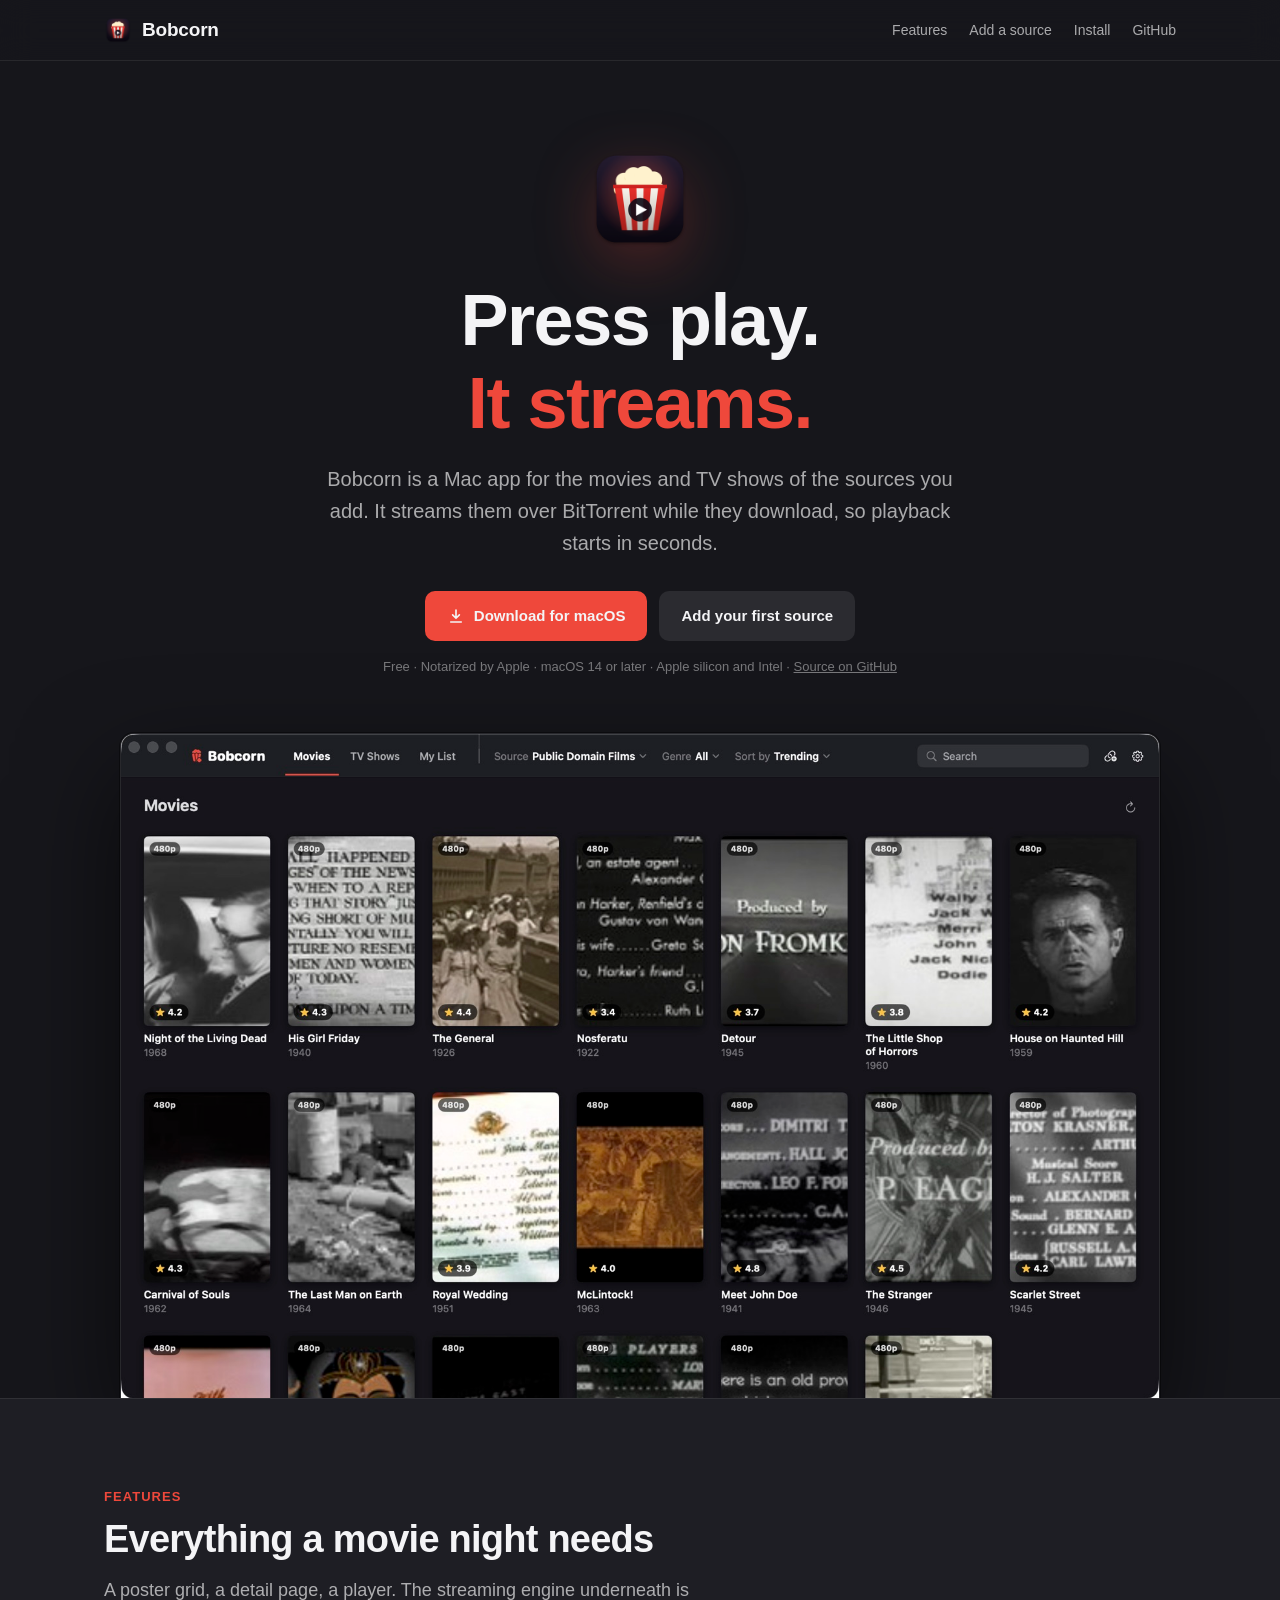
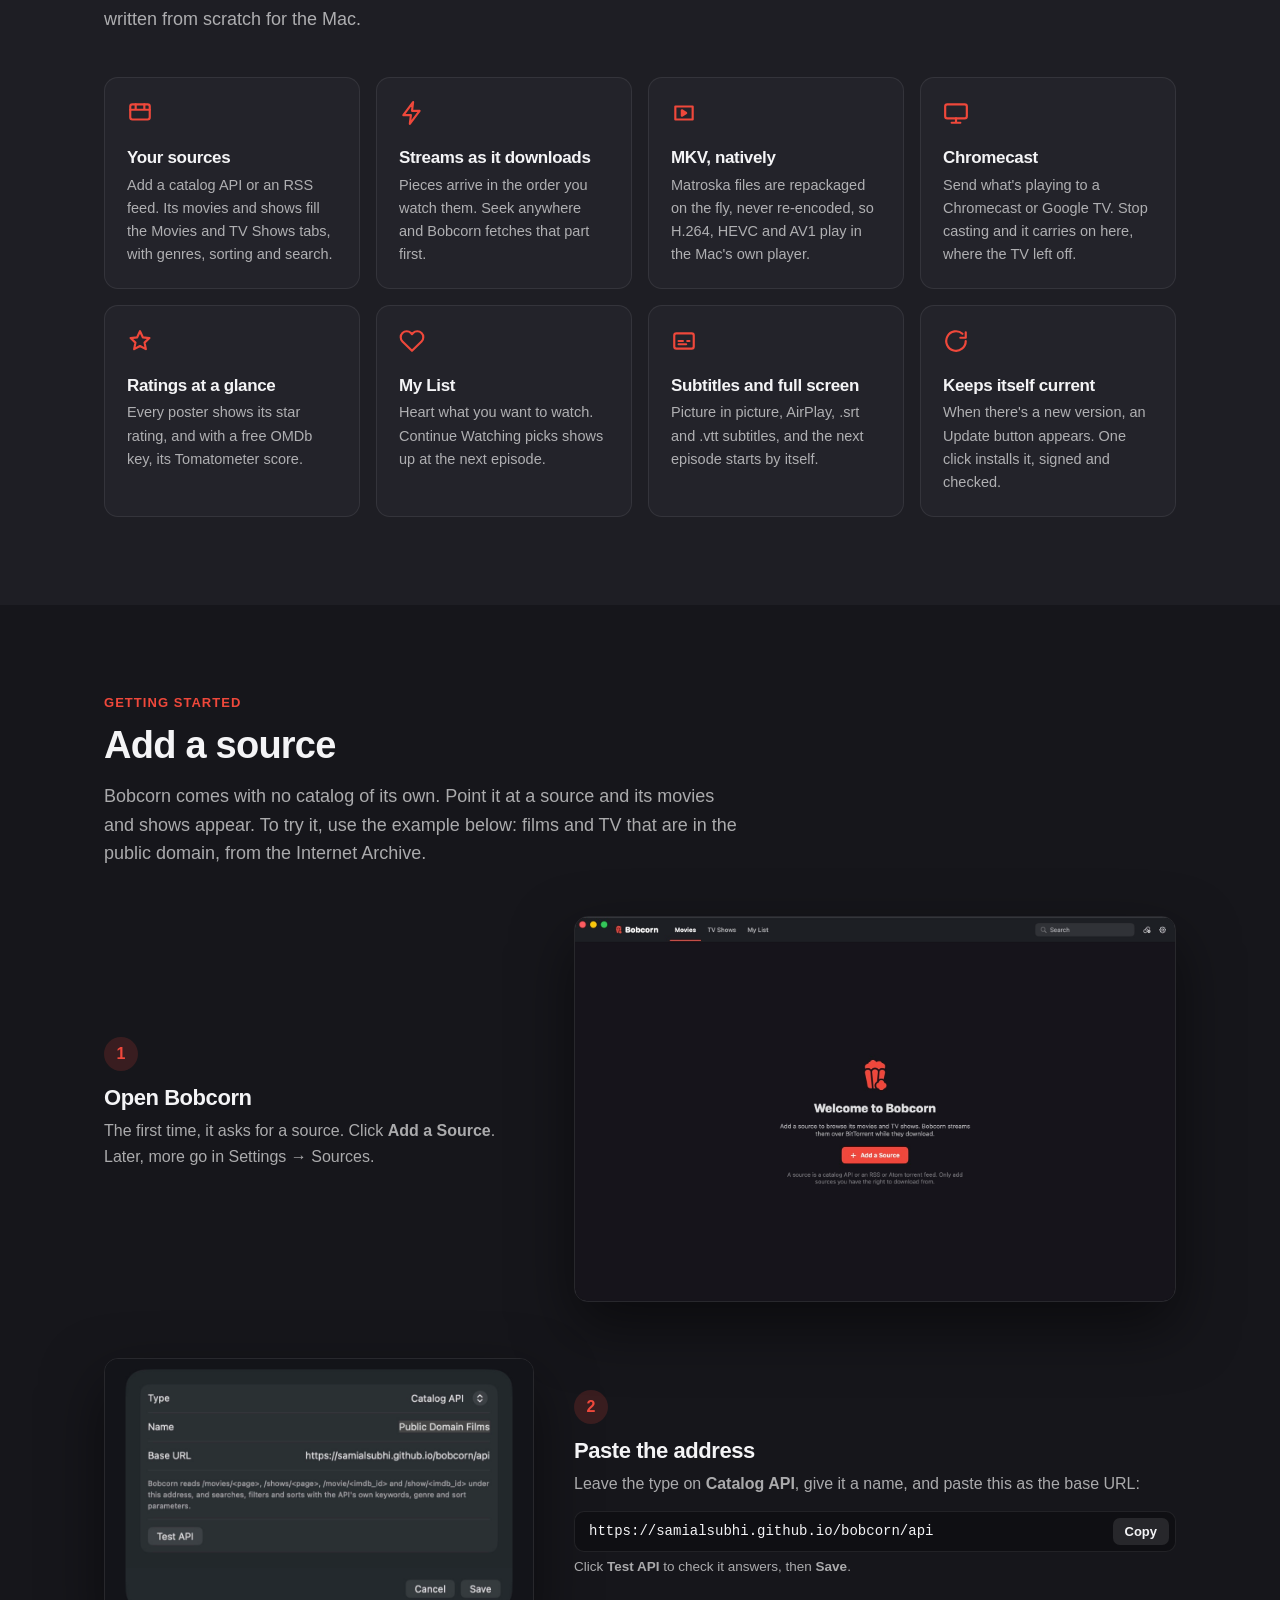
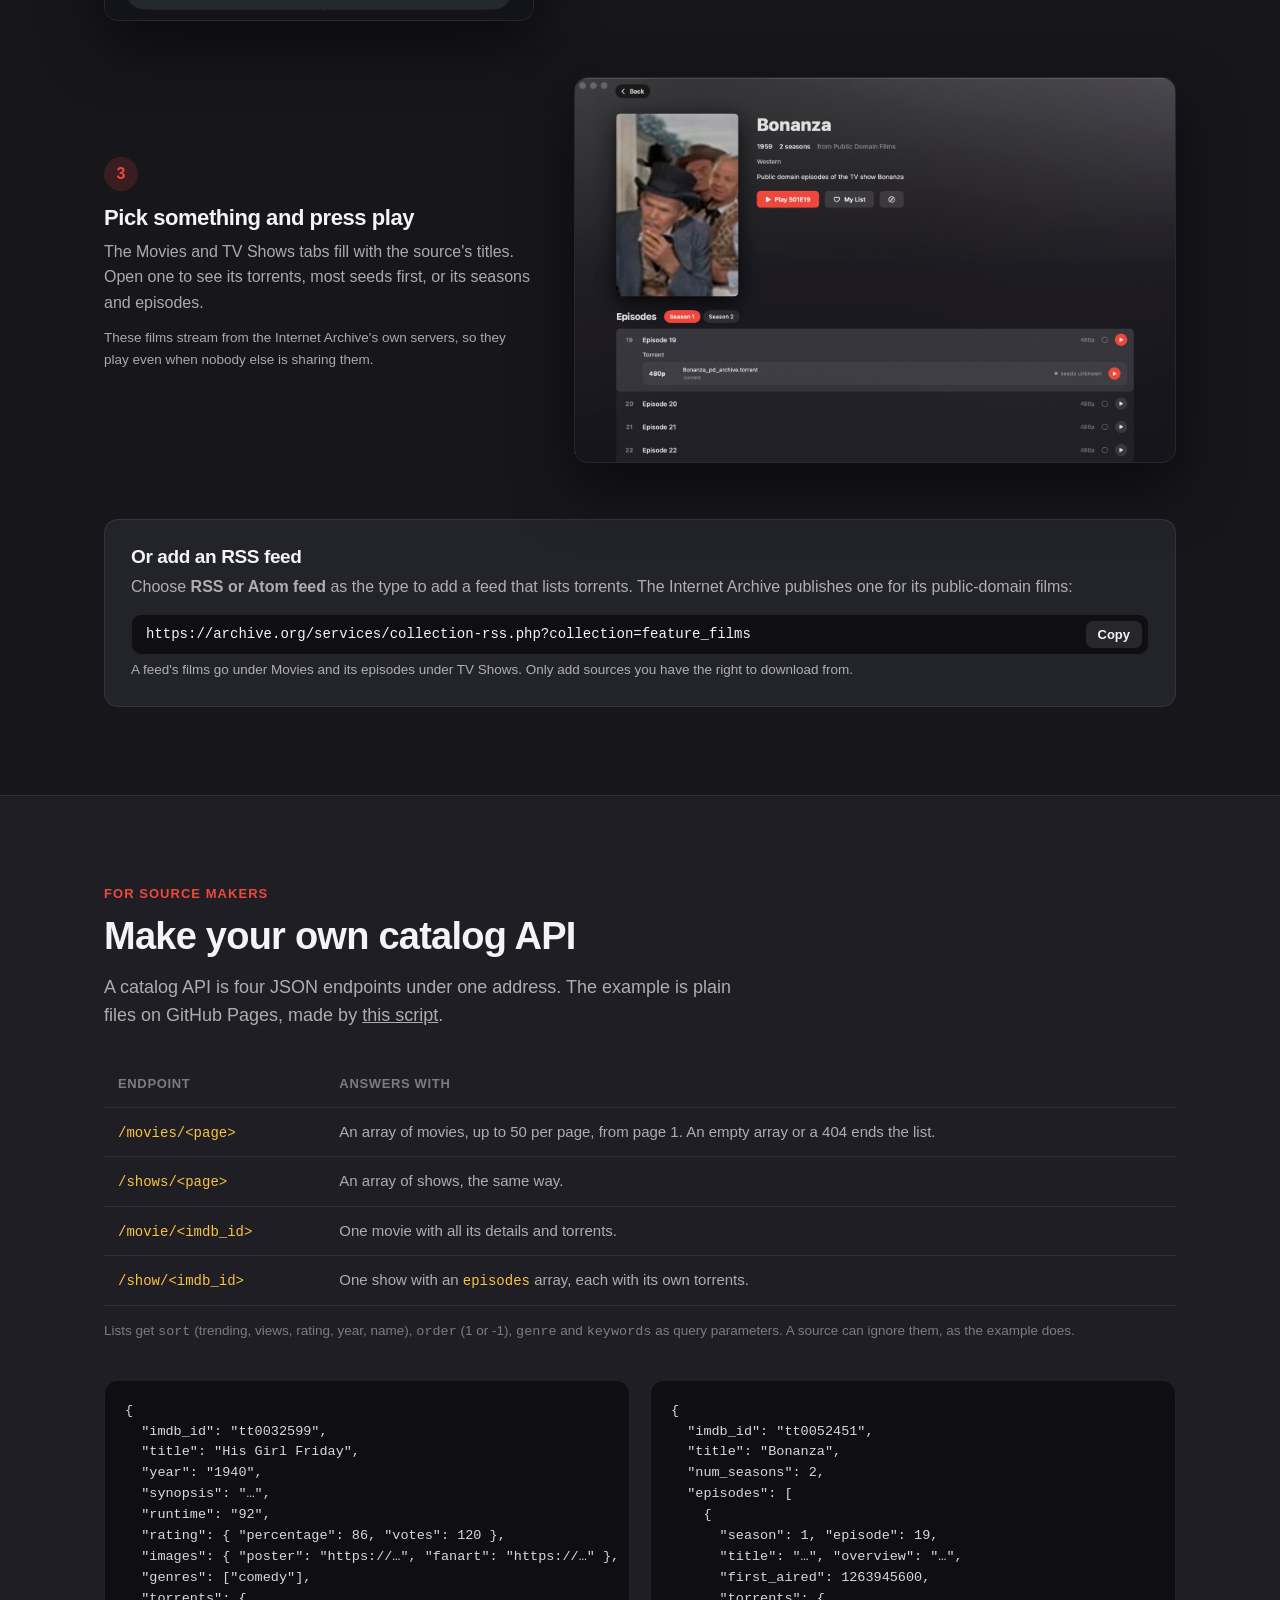
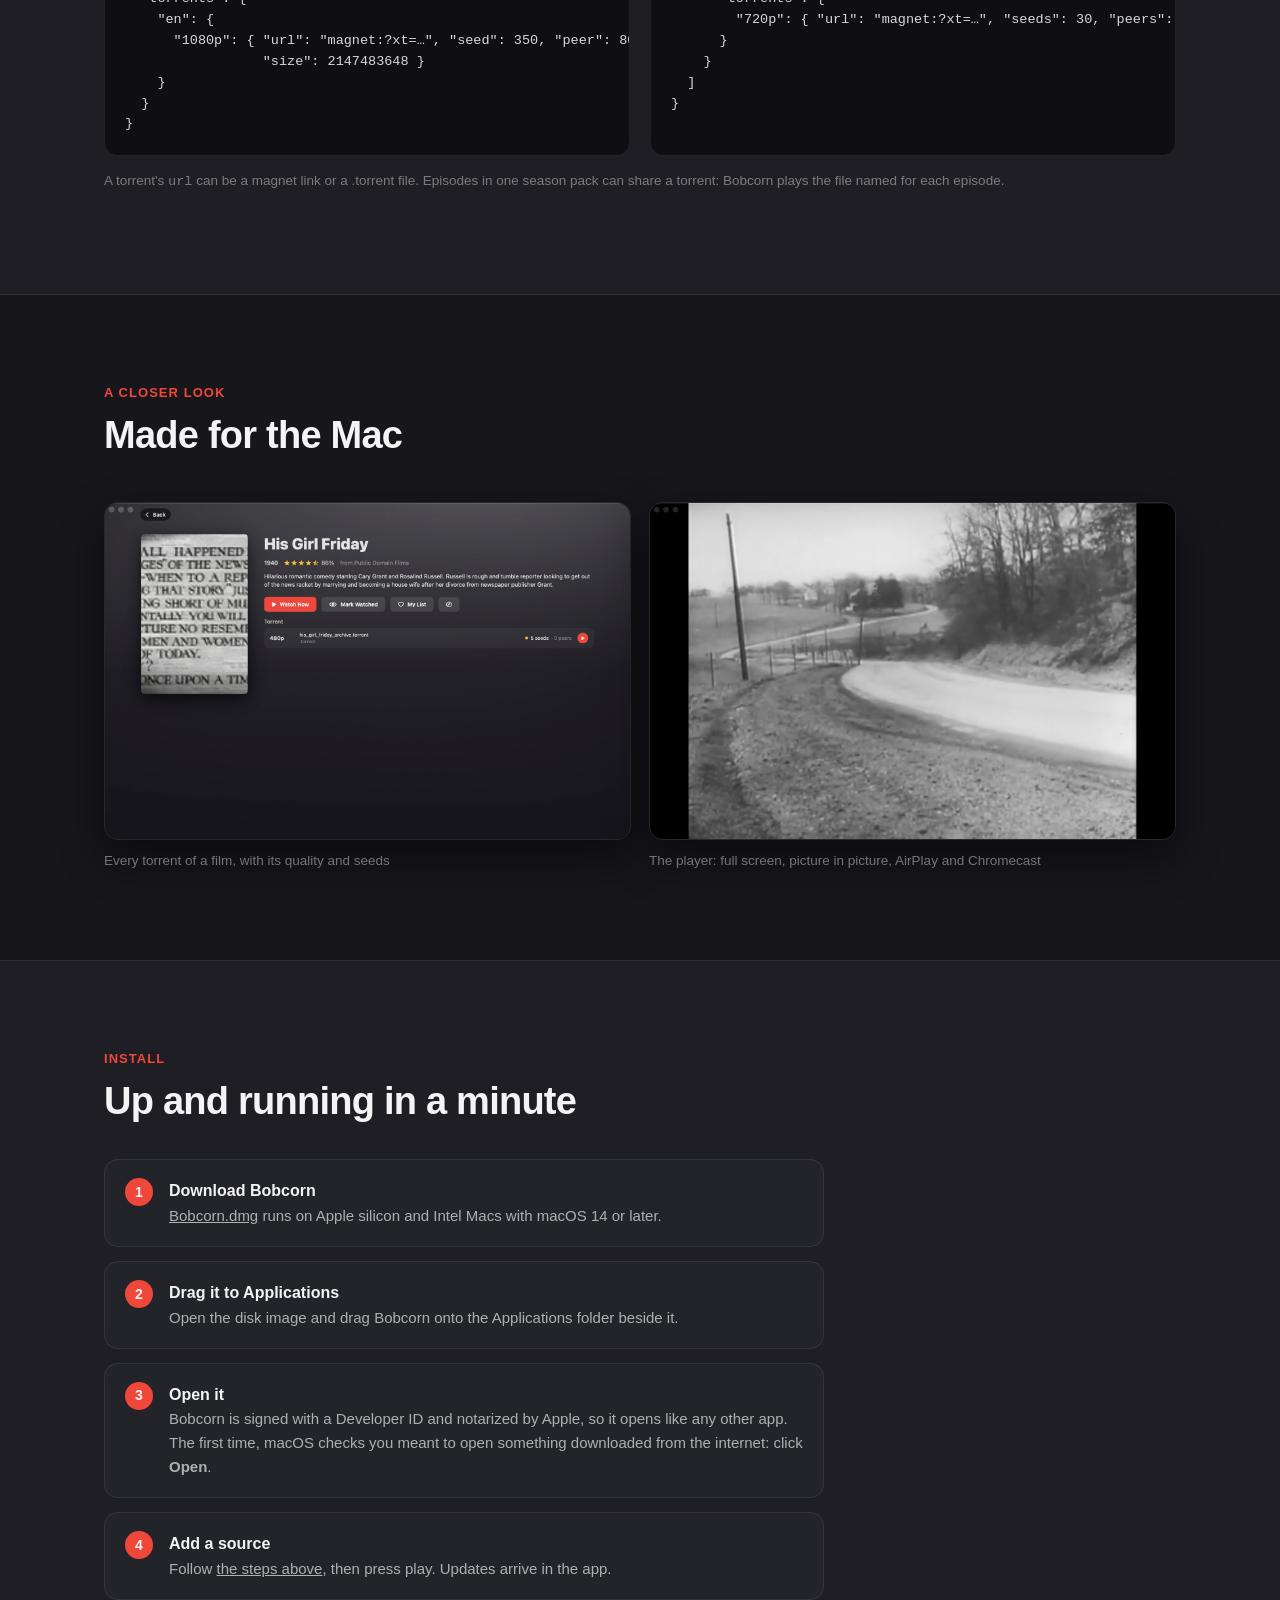
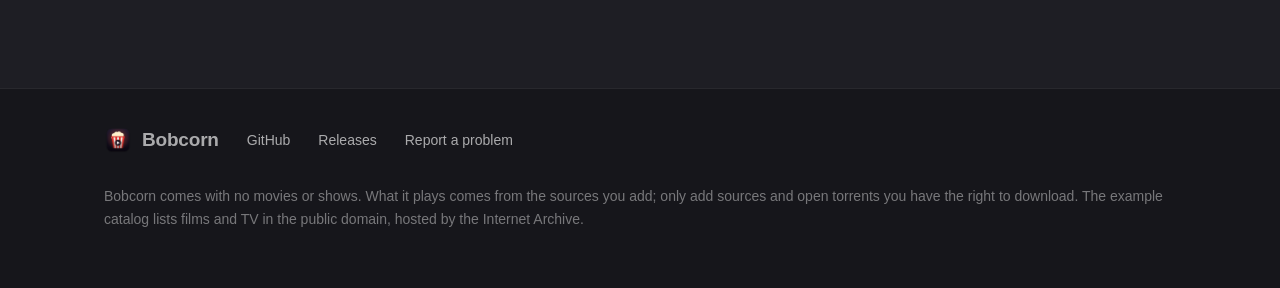
<file: docs/index.html>
<!doctype html>
<html lang="en">
<head>
<meta charset="utf-8">
<meta name="viewport" content="width=device-width, initial-scale=1">
<title>Bobcorn — stream movies over BitTorrent on your Mac</title>
<meta name="description" content="Bobcorn is a Mac app that shows the movies and TV shows of the sources you add and streams them over BitTorrent while they download.">
<link rel="icon" type="image/png" href="assets/favicon.png">
<meta property="og:title" content="Bobcorn">
<meta property="og:description" content="Stream movies and TV shows over BitTorrent on your Mac, the moment you press play.">
<meta property="og:image" content="https://samialsubhi.github.io/bobcorn/assets/movies.jpg">
<style>
  :root {
    color-scheme: dark;
    --bg: #16161b;
    --bar: #1e1e24;
    --card: #23232a;
    --line: rgba(255, 255, 255, 0.08);
    --text: #f4f4f6;
    --secondary: rgba(255, 255, 255, 0.64);
    --tertiary: rgba(255, 255, 255, 0.42);
    --accent: #ef483b;
    --accent-hover: #ff5a4d;
    --gold: #fac240;
    --radius: 14px;
    --wide: 1120px;
  }
  * { box-sizing: border-box; }
  html { scroll-behavior: smooth; }
  body {
    margin: 0;
    background: var(--bg);
    color: var(--text);
    font: 16px/1.6 -apple-system, BlinkMacSystemFont, "SF Pro Text", "Helvetica Neue", Arial, sans-serif;
    -webkit-font-smoothing: antialiased;
  }
  a { color: inherit; }
  img { max-width: 100%; height: auto; display: block; }
  code, pre { font-family: ui-monospace, "SF Mono", Menlo, monospace; }
  .wrap { max-width: var(--wide); margin: 0 auto; padding: 0 24px; }
  section { padding: 88px 0; }
  h1, h2, h3 { line-height: 1.15; letter-spacing: -0.02em; margin: 0; }
  h2 { font-size: clamp(28px, 4vw, 38px); font-weight: 800; }
  .lead { color: var(--secondary); font-size: 18px; max-width: 640px; margin: 14px 0 0; }
  .eyebrow { color: var(--accent); font-weight: 700; font-size: 13px; letter-spacing: 0.08em; text-transform: uppercase; margin: 0 0 10px; }

  /* Header */
  header {
    position: sticky; top: 0; z-index: 10;
    background: rgba(22, 22, 27, 0.82);
    backdrop-filter: saturate(180%) blur(16px);
    -webkit-backdrop-filter: saturate(180%) blur(16px);
    border-bottom: 1px solid var(--line);
  }
  header .wrap { display: flex; align-items: center; gap: 28px; height: 60px; }
  .brand { display: flex; align-items: center; gap: 10px; text-decoration: none; font-weight: 800; font-size: 19px; letter-spacing: -0.01em; }
  .brand img { width: 28px; height: 28px; }
  nav { display: flex; gap: 22px; margin-left: auto; }
  nav a { text-decoration: none; color: var(--secondary); font-size: 14px; font-weight: 500; }
  nav a:hover { color: var(--text); }
  @media (max-width: 720px) { nav a.optional { display: none; } }

  /* Buttons */
  .button {
    display: inline-flex; align-items: center; gap: 9px;
    padding: 13px 22px; border-radius: 10px;
    font-weight: 700; font-size: 15px; text-decoration: none;
    background: rgba(255, 255, 255, 0.09); border: 0; cursor: pointer; color: var(--text);
    transition: background 0.15s, transform 0.15s;
  }
  .button:hover { background: rgba(255, 255, 255, 0.14); }
  .button.primary { background: var(--accent); }
  .button.primary:hover { background: var(--accent-hover); transform: translateY(-1px); }
  .button svg { width: 18px; height: 18px; }

  /* Hero */
  .hero { padding: 84px 0 0; text-align: center; overflow: hidden; }
  .hero .icon { width: 108px; height: 108px; margin: 0 auto 26px; filter: drop-shadow(0 18px 30px rgba(239, 72, 59, 0.25)); }
  .hero h1 { font-size: clamp(40px, 7vw, 72px); font-weight: 900; }
  .hero h1 span { color: var(--accent); }
  .hero .lead { margin: 18px auto 0; font-size: clamp(17px, 2.2vw, 20px); }
  .actions { display: flex; flex-wrap: wrap; gap: 12px; justify-content: center; margin-top: 32px; }
  .meta { color: var(--tertiary); font-size: 13px; margin-top: 16px; }
  .shot {
    margin: 56px auto 0; max-width: 1040px;
    border-radius: 14px; overflow: hidden;
    border: 1px solid var(--line);
    box-shadow: 0 40px 100px rgba(0, 0, 0, 0.6), 0 0 0 1px rgba(0, 0, 0, 0.4);
  }
  .hero .shot { margin-bottom: -2px; border-bottom-left-radius: 0; border-bottom-right-radius: 0; }

  /* Features */
  .features { background: var(--bar); border-top: 1px solid var(--line); }
  .grid { display: grid; grid-template-columns: repeat(auto-fill, minmax(240px, 1fr)); gap: 16px; margin-top: 44px; }
  .feature { background: var(--card); border: 1px solid var(--line); border-radius: var(--radius); padding: 22px; }
  .feature svg { width: 26px; height: 26px; color: var(--accent); }
  .feature h3 { font-size: 17px; margin: 14px 0 6px; }
  .feature p { color: var(--secondary); font-size: 14.5px; margin: 0; }

  /* Steps */
  .steps { display: grid; gap: 56px; margin-top: 48px; }
  .step { display: grid; grid-template-columns: minmax(0, 5fr) minmax(0, 7fr); gap: 40px; align-items: center; }
  .step:nth-child(even) .copy { order: 2; }
  @media (max-width: 860px) {
    .step { grid-template-columns: 1fr; gap: 20px; }
    .step:nth-child(even) .copy { order: 0; }
  }
  .number {
    display: inline-grid; place-items: center; width: 34px; height: 34px; border-radius: 50%;
    background: rgba(239, 72, 59, 0.16); color: var(--accent); font-weight: 800; margin-bottom: 14px;
  }
  .step h3 { font-size: 22px; margin-bottom: 8px; }
  .step p { color: var(--secondary); margin: 0 0 12px; }
  .step .shot { margin: 0; box-shadow: 0 24px 60px rgba(0, 0, 0, 0.5); }
  .copyable {
    display: flex; align-items: center; gap: 8px; margin: 14px 0 4px;
    background: #0f0f13; border: 1px solid var(--line); border-radius: 10px; padding: 6px 6px 6px 14px;
  }
  .copyable code { flex: 1; min-width: 0; overflow-x: auto; white-space: nowrap; font-size: 14px; color: var(--text); }
  .copyable button {
    flex: none; border: 0; border-radius: 7px; padding: 7px 12px; cursor: pointer;
    background: rgba(255, 255, 255, 0.1); color: var(--text); font: 600 13px/1 -apple-system, sans-serif;
  }
  .copyable button:hover { background: rgba(255, 255, 255, 0.16); }
  .hint { color: var(--tertiary); font-size: 13.5px; }
  .callout {
    margin-top: 56px; padding: 26px; border-radius: var(--radius);
    background: var(--card); border: 1px solid var(--line);
  }
  .callout h3 { font-size: 19px; margin-bottom: 6px; }
  .callout p { color: var(--secondary); margin: 0; }

  /* API reference */
  .api { background: var(--bar); border-top: 1px solid var(--line); border-bottom: 1px solid var(--line); }
  table { width: 100%; border-collapse: collapse; margin-top: 32px; font-size: 15px; }
  th, td { text-align: left; padding: 12px 14px; border-bottom: 1px solid var(--line); vertical-align: top; }
  th { color: var(--tertiary); font-weight: 600; font-size: 13px; text-transform: uppercase; letter-spacing: 0.05em; }
  td code { color: var(--gold); font-size: 14px; }
  td { color: var(--secondary); }
  .table-scroll { overflow-x: auto; }
  pre {
    background: #0f0f13; border: 1px solid var(--line); border-radius: var(--radius);
    padding: 20px; overflow-x: auto; font-size: 13.5px; line-height: 1.55; color: #d7d7de; margin: 24px 0 0;
  }
  .two { display: grid; grid-template-columns: 1fr 1fr; gap: 20px; }
  @media (max-width: 860px) { .two { grid-template-columns: 1fr; } }

  /* Gallery */
  .gallery { display: grid; grid-template-columns: repeat(auto-fit, minmax(300px, 1fr)); gap: 18px; margin-top: 44px; }
  .gallery figure { margin: 0; }
  .gallery .shot { margin: 0; box-shadow: 0 18px 44px rgba(0, 0, 0, 0.45); }
  .gallery figcaption { color: var(--tertiary); font-size: 13.5px; margin-top: 10px; }

  /* Install */
  .install-steps { counter-reset: s; list-style: none; padding: 0; margin: 36px 0 0; display: grid; gap: 14px; max-width: 720px; }
  .install-steps li { counter-increment: s; display: flex; gap: 16px; align-items: flex-start; background: var(--card); border: 1px solid var(--line); border-radius: var(--radius); padding: 18px 20px; }
  .install-steps li::before { content: counter(s); flex: none; display: grid; place-items: center; width: 28px; height: 28px; border-radius: 50%; background: var(--accent); font-weight: 800; font-size: 14px; }
  .install-steps li > div > strong { display: block; }
  .install-steps span { color: var(--secondary); font-size: 15px; display: block; }
  .install-steps li > div { min-width: 0; }
  .install-steps .alt { margin-top: 10px; color: var(--tertiary); font-size: 14px; }
  .install-steps .copyable { margin: 8px 0 0; }
  kbd { font: 600 13px -apple-system, sans-serif; background: rgba(255, 255, 255, 0.1); border-radius: 5px; padding: 1px 6px; }

  footer { border-top: 1px solid var(--line); padding: 36px 0 48px; color: var(--tertiary); font-size: 14px; }
  footer .wrap { display: flex; flex-wrap: wrap; gap: 16px 28px; align-items: center; }
  footer a { color: var(--secondary); text-decoration: none; }
  footer a:hover { color: var(--text); }
  footer .note { flex-basis: 100%; }
</style>
</head>
<body>

<header>
  <div class="wrap">
    <a class="brand" href="#top"><img src="assets/icon.png" alt="">Bobcorn</a>
    <nav>
      <a class="optional" href="#features">Features</a>
      <a href="#sources">Add a source</a>
      <a class="optional" href="#install">Install</a>
      <a href="https://github.com/SamiAlsubhi/bobcorn">GitHub</a>
    </nav>
  </div>
</header>

<main id="top">
  <section class="hero">
    <div class="wrap">
      <img class="icon" src="assets/icon.png" alt="Bobcorn icon">
      <h1>Press play.<br><span>It streams.</span></h1>
      <p class="lead">Bobcorn is a Mac app for the movies and TV shows of the sources you add. It streams them over BitTorrent while they download, so playback starts in seconds.</p>
      <div class="actions">
        <a class="button primary download" href="https://github.com/SamiAlsubhi/bobcorn/releases/latest/download/Bobcorn.dmg">
          <svg viewBox="0 0 24 24" fill="none" stroke="currentColor" stroke-width="2.2" stroke-linecap="round" stroke-linejoin="round"><path d="M12 4v11m0 0l-4.5-4.5M12 15l4.5-4.5M5 20h14"/></svg>
          <span class="download-label">Download for macOS</span>
        </a>
        <a class="button" href="#sources">Add your first source</a>
      </div>
      <p class="meta">Free · Notarized by Apple · macOS 14 or later · Apple silicon and Intel · <a href="https://github.com/SamiAlsubhi/bobcorn">Source on GitHub</a></p>
      <div class="shot"><img src="assets/movies.jpg" alt="Bobcorn's Movies tab: a grid of public-domain films with their ratings" width="1600" height="1025"></div>
    </div>
  </section>

  <section class="features" id="features">
    <div class="wrap">
      <p class="eyebrow">Features</p>
      <h2>Everything a movie night needs</h2>
      <p class="lead">A poster grid, a detail page, a player. The streaming engine underneath is written from scratch for the Mac.</p>
      <div class="grid">
        <div class="feature">
          <svg viewBox="0 0 24 24" fill="none" stroke="currentColor" stroke-width="2" stroke-linecap="round" stroke-linejoin="round"><rect x="3" y="4" width="18" height="14" rx="2"/><path d="M3 9h18M8 4v5M16 4v5"/></svg>
          <h3>Your sources</h3>
          <p>Add a catalog API or an RSS feed. Its movies and shows fill the Movies and TV Shows tabs, with genres, sorting and search.</p>
        </div>
        <div class="feature">
          <svg viewBox="0 0 24 24" fill="none" stroke="currentColor" stroke-width="2" stroke-linecap="round" stroke-linejoin="round"><path d="M13 2L4 14h7l-1 8 9-12h-7l1-8z"/></svg>
          <h3>Streams as it downloads</h3>
          <p>Pieces arrive in the order you watch them. Seek anywhere and Bobcorn fetches that part first.</p>
        </div>
        <div class="feature">
          <svg viewBox="0 0 24 24" fill="none" stroke="currentColor" stroke-width="2" stroke-linecap="round" stroke-linejoin="round"><path d="M4 6h16v12H4z"/><path d="M10 9.5v5l4-2.5z" fill="currentColor"/></svg>
          <h3>MKV, natively</h3>
          <p>Matroska files are repackaged on the fly, never re-encoded, so H.264, HEVC and AV1 play in the Mac's own player.</p>
        </div>
        <div class="feature">
          <svg viewBox="0 0 24 24" fill="none" stroke="currentColor" stroke-width="2" stroke-linecap="round" stroke-linejoin="round"><rect x="2" y="4" width="20" height="13" rx="2"/><path d="M8 21h8M12 17v4"/></svg>
          <h3>Chromecast</h3>
          <p>Send what's playing to a Chromecast or Google TV. Stop casting and it carries on here, where the TV left off.</p>
        </div>
        <div class="feature">
          <svg viewBox="0 0 24 24" fill="none" stroke="currentColor" stroke-width="2" stroke-linecap="round" stroke-linejoin="round"><path d="M12 3l2.6 5.6 6.1.7-4.5 4.2 1.2 6L12 16.6 6.6 19.5l1.2-6-4.5-4.2 6.1-.7z"/></svg>
          <h3>Ratings at a glance</h3>
          <p>Every poster shows its star rating, and with a free OMDb key, its Tomatometer score.</p>
        </div>
        <div class="feature">
          <svg viewBox="0 0 24 24" fill="none" stroke="currentColor" stroke-width="2" stroke-linecap="round" stroke-linejoin="round"><path d="M20.8 4.6a5.5 5.5 0 0 0-7.8 0L12 5.7l-1-1.1a5.5 5.5 0 0 0-7.8 7.8L12 21l8.8-8.6a5.5 5.5 0 0 0 0-7.8z"/></svg>
          <h3>My List</h3>
          <p>Heart what you want to watch. Continue Watching picks shows up at the next episode.</p>
        </div>
        <div class="feature">
          <svg viewBox="0 0 24 24" fill="none" stroke="currentColor" stroke-width="2" stroke-linecap="round" stroke-linejoin="round"><rect x="3" y="5" width="18" height="14" rx="2"/><path d="M7 12h4M7 15h7M15 12h2"/></svg>
          <h3>Subtitles and full screen</h3>
          <p>Picture in picture, AirPlay, .srt and .vtt subtitles, and the next episode starts by itself.</p>
        </div>
        <div class="feature">
          <svg viewBox="0 0 24 24" fill="none" stroke="currentColor" stroke-width="2" stroke-linecap="round" stroke-linejoin="round"><path d="M21 12a9 9 0 1 1-3-6.7"/><path d="M21 4v5h-5"/></svg>
          <h3>Keeps itself current</h3>
          <p>When there's a new version, an Update button appears. One click installs it, signed and checked.</p>
        </div>
      </div>
    </div>
  </section>

  <section id="sources">
    <div class="wrap">
      <p class="eyebrow">Getting started</p>
      <h2>Add a source</h2>
      <p class="lead">Bobcorn comes with no catalog of its own. Point it at a source and its movies and shows appear. To try it, use the example below: films and TV that are in the public domain, from the Internet Archive.</p>

      <div class="steps">
        <div class="step">
          <div class="copy">
            <div class="number">1</div>
            <h3>Open Bobcorn</h3>
            <p>The first time, it asks for a source. Click <strong>Add a Source</strong>. Later, more go in Settings → Sources.</p>
          </div>
          <div class="shot"><img src="assets/welcome.jpg" alt="Bobcorn's welcome screen with an Add a Source button" loading="lazy" width="1600" height="1025"></div>
        </div>

        <div class="step">
          <div class="copy">
            <div class="number">2</div>
            <h3>Paste the address</h3>
            <p>Leave the type on <strong>Catalog API</strong>, give it a name, and paste this as the base URL:</p>
            <div class="copyable"><code id="example-url">https://samialsubhi.github.io/bobcorn/api</code><button type="button" data-copy="example-url">Copy</button></div>
            <p class="hint">Click <strong>Test API</strong> to check it answers, then <strong>Save</strong>.</p>
          </div>
          <div class="shot"><img src="assets/add-source.jpg" alt="The Add Source form filled in with the example catalog's address" loading="lazy" width="1000" height="608"></div>
        </div>

        <div class="step">
          <div class="copy">
            <div class="number">3</div>
            <h3>Pick something and press play</h3>
            <p>The Movies and TV Shows tabs fill with the source's titles. Open one to see its torrents, most seeds first, or its seasons and episodes.</p>
            <p class="hint">These films stream from the Internet Archive's own servers, so they play even when nobody else is sharing them.</p>
          </div>
          <div class="shot"><img src="assets/show.jpg" alt="A TV show's page with its seasons and episodes" loading="lazy" width="1600" height="1025"></div>
        </div>
      </div>

      <div class="callout">
        <h3>Or add an RSS feed</h3>
        <p>Choose <strong>RSS or Atom feed</strong> as the type to add a feed that lists torrents. The Internet Archive publishes one for its public-domain films:</p>
        <div class="copyable"><code id="feed-url">https://archive.org/services/collection-rss.php?collection=feature_films</code><button type="button" data-copy="feed-url">Copy</button></div>
        <p class="hint">A feed's films go under Movies and its episodes under TV Shows. Only add sources you have the right to download from.</p>
      </div>
    </div>
  </section>

  <section class="api" id="api">
    <div class="wrap">
      <p class="eyebrow">For source makers</p>
      <h2>Make your own catalog API</h2>
      <p class="lead">A catalog API is four JSON endpoints under one address. The example is plain files on GitHub Pages, made by <a href="https://github.com/SamiAlsubhi/bobcorn/blob/main/scripts/make-example-source.py">this script</a>.</p>
      <div class="table-scroll">
        <table>
          <thead><tr><th>Endpoint</th><th>Answers with</th></tr></thead>
          <tbody>
            <tr><td><code>/movies/&lt;page&gt;</code></td><td>An array of movies, up to 50 per page, from page 1. An empty array or a 404 ends the list.</td></tr>
            <tr><td><code>/shows/&lt;page&gt;</code></td><td>An array of shows, the same way.</td></tr>
            <tr><td><code>/movie/&lt;imdb_id&gt;</code></td><td>One movie with all its details and torrents.</td></tr>
            <tr><td><code>/show/&lt;imdb_id&gt;</code></td><td>One show with an <code>episodes</code> array, each with its own torrents.</td></tr>
          </tbody>
        </table>
      </div>
      <p class="hint" style="margin-top:14px">Lists get <code>sort</code> (trending, views, rating, year, name), <code>order</code> (1 or -1), <code>genre</code> and <code>keywords</code> as query parameters. A source can ignore them, as the example does.</p>
      <div class="two">
        <pre>{
  "imdb_id": "tt0032599",
  "title": "His Girl Friday",
  "year": "1940",
  "synopsis": "…",
  "runtime": "92",
  "rating": { "percentage": 86, "votes": 120 },
  "images": { "poster": "https://…", "fanart": "https://…" },
  "genres": ["comedy"],
  "torrents": {
    "en": {
      "1080p": { "url": "magnet:?xt=…", "seed": 350, "peer": 80,
                 "size": 2147483648 }
    }
  }
}</pre>
        <pre>{
  "imdb_id": "tt0052451",
  "title": "Bonanza",
  "num_seasons": 2,
  "episodes": [
    {
      "season": 1, "episode": 19,
      "title": "…", "overview": "…",
      "first_aired": 1263945600,
      "torrents": {
        "720p": { "url": "magnet:?xt=…", "seeds": 30, "peers": 4 }
      }
    }
  ]
}</pre>
      </div>
      <p class="hint" style="margin-top:14px">A torrent's <code>url</code> can be a magnet link or a .torrent file. Episodes in one season pack can share a torrent: Bobcorn plays the file named for each episode.</p>
    </div>
  </section>

  <section id="screens">
    <div class="wrap">
      <p class="eyebrow">A closer look</p>
      <h2>Made for the Mac</h2>
      <div class="gallery">
        <figure><div class="shot"><img src="assets/detail.jpg" alt="A movie's page with its synopsis, rating and torrents" loading="lazy" width="1600" height="1025"></div><figcaption>Every torrent of a film, with its quality and seeds</figcaption></figure>
        <figure><div class="shot"><img src="assets/player.jpg" alt="Night of the Living Dead playing in Bobcorn" loading="lazy" width="1600" height="1025"></div><figcaption>The player: full screen, picture in picture, AirPlay and Chromecast</figcaption></figure>
      </div>
    </div>
  </section>

  <section class="features" id="install">
    <div class="wrap">
      <p class="eyebrow">Install</p>
      <h2>Up and running in a minute</h2>
      <ol class="install-steps">
        <li><div><strong>Download Bobcorn</strong><span><a class="download" href="https://github.com/SamiAlsubhi/bobcorn/releases/latest/download/Bobcorn.dmg">Bobcorn.dmg</a> runs on Apple silicon and Intel Macs with macOS 14 or later.</span></div></li>
        <li><div><strong>Drag it to Applications</strong><span>Open the disk image and drag Bobcorn onto the Applications folder beside it.</span></div></li>
        <li><div><strong>Open it</strong><span>Bobcorn is signed with a Developer ID and notarized by Apple, so it opens like any other app. The first time, macOS checks you meant to open something downloaded from the internet: click <strong>Open</strong>.</span></div></li>
        <li><div><strong>Add a source</strong><span>Follow <a href="#sources">the steps above</a>, then press play. Updates arrive in the app.</span></div></li>
      </ol>
    </div>
  </section>
</main>

<footer>
  <div class="wrap">
    <a class="brand" href="#top"><img src="assets/icon.png" alt="">Bobcorn</a>
    <a href="https://github.com/SamiAlsubhi/bobcorn">GitHub</a>
    <a href="https://github.com/SamiAlsubhi/bobcorn/releases">Releases</a>
    <a href="https://github.com/SamiAlsubhi/bobcorn/issues">Report a problem</a>
    <p class="note">Bobcorn comes with no movies or shows. What it plays comes from the sources you add; only add sources and open torrents you have the right to download. The example catalog lists films and TV in the public domain, hosted by the Internet Archive.</p>
  </div>
</footer>

<script>
  // Copy buttons.
  document.querySelectorAll("[data-copy]").forEach((button) => {
    button.addEventListener("click", async () => {
      const text = document.getElementById(button.dataset.copy).textContent;
      try {
        await navigator.clipboard.writeText(text);
        button.textContent = "Copied";
      } catch {
        button.textContent = "Select and copy";
      }
      setTimeout(() => (button.textContent = "Copy"), 1600);
    });
  });

  // The latest version on the download button.
  fetch("https://api.github.com/repos/SamiAlsubhi/bobcorn/releases/latest")
    .then((r) => (r.ok ? r.json() : null))
    .then((release) => {
      if (!release || !release.tag_name) return;
      document.querySelectorAll(".download-label").forEach((label) => {
        label.textContent = `Download ${release.tag_name}`;
      });
    })
    .catch(() => {});
</script>
</body>
</html>
</file>
